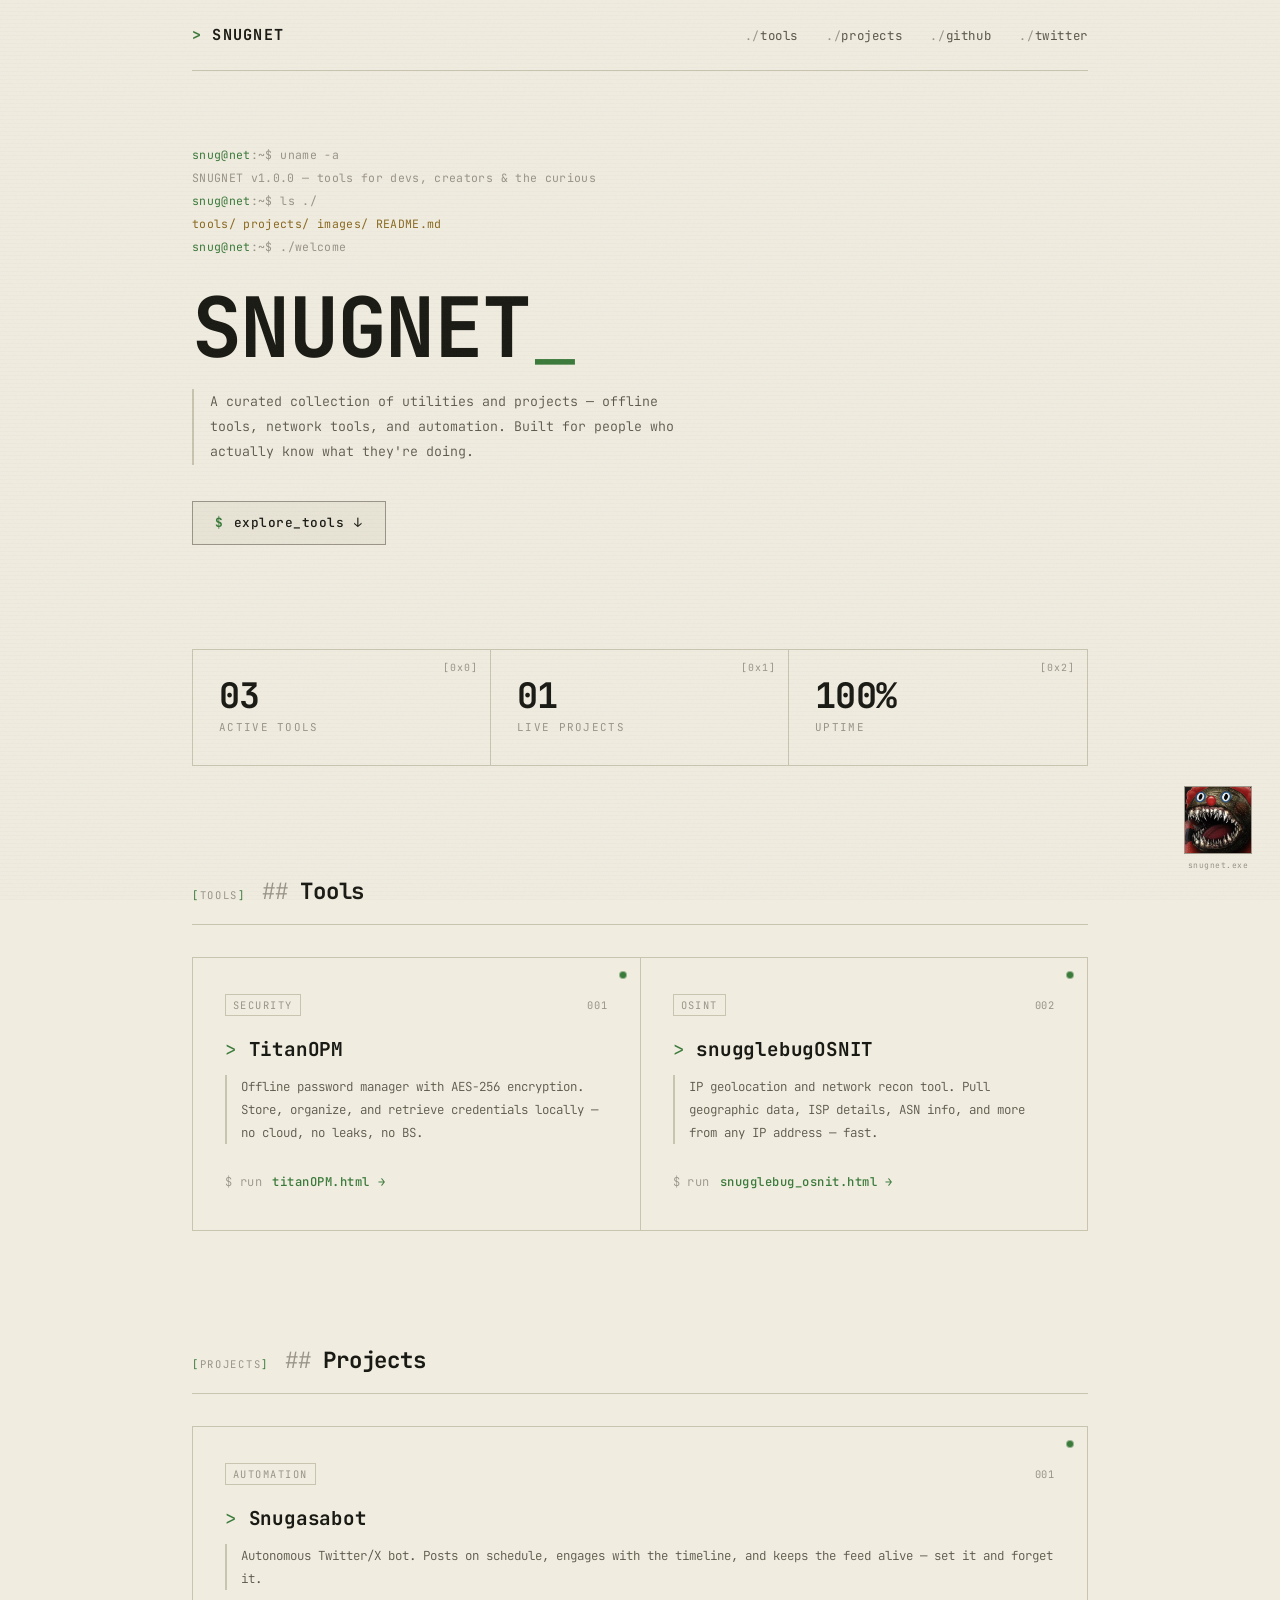
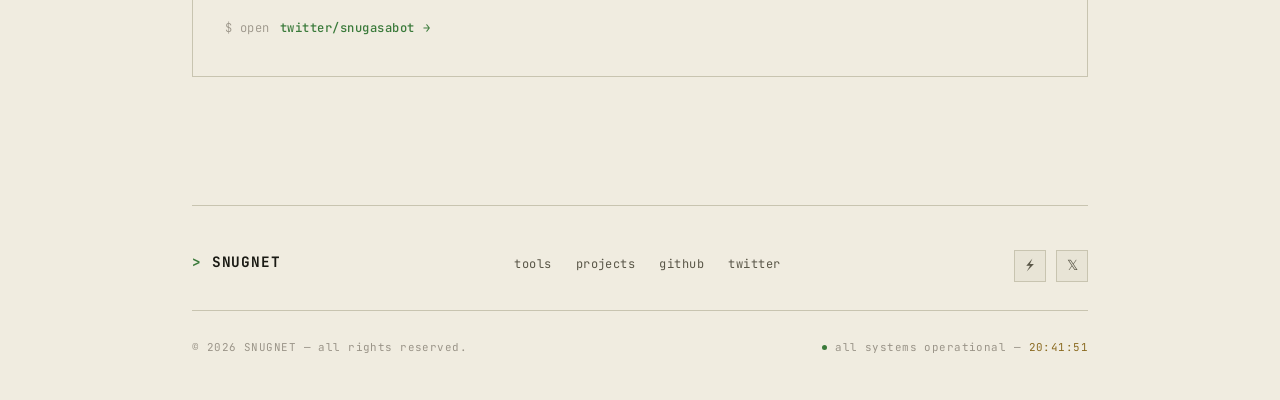
<file: index.html>
<!DOCTYPE html>
<html lang="en">
<head>
    <meta charset="UTF-8">
    <meta name="viewport" content="width=device-width, initial-scale=1.0">
    <title>SNUGNET — tools & projects</title>
    <link rel="preconnect" href="https://fonts.googleapis.com">
    <link rel="preconnect" href="https://fonts.gstatic.com" crossorigin>
    <link href="https://fonts.googleapis.com/css2?family=JetBrains+Mono:ital,wght@0,300;0,400;0,500;0,700;1,400&display=swap" rel="stylesheet">
    <style>
        * {
            margin: 0;
            padding: 0;
            box-sizing: border-box;
        }

        :root {
            --bg: #f0ece0;
            --bg-alt: #e8e4d6;
            --text: #1a1a14;
            --text-dim: #5a5748;
            --text-faint: #9a9488;
            --green: #3a7a3a;
            --amber: #8a6a20;
            --border: #c8c4b0;
            --border-strong: #9a9488;
        }

        html {
            scroll-behavior: smooth;
            scroll-padding-top: 80px;
        }

        body {
            font-family: 'JetBrains Mono', 'Courier New', monospace;
            background: var(--bg);
            color: var(--text);
            line-height: 1.6;
            overflow-x: hidden;
        }

        /* Scanlines */
        body::before {
            content: '';
            position: fixed;
            inset: 0;
            background: repeating-linear-gradient(
                to bottom,
                transparent 0px,
                transparent 3px,
                rgba(0,0,0,0.011) 3px,
                rgba(0,0,0,0.011) 4px
            );
            pointer-events: none;
            z-index: 999;
        }

        /* Grain */
        body::after {
            content: '';
            position: fixed;
            inset: 0;
            opacity: 0.035;
            background-image: url("data:image/svg+xml,%3Csvg viewBox='0 0 200 200' xmlns='http://www.w3.org/2000/svg'%3E%3Cfilter id='n'%3E%3CfeTurbulence type='fractalNoise' baseFrequency='0.9' numOctaves='4' stitchTiles='stitch'/%3E%3C/filter%3E%3Crect width='100%25' height='100%25' filter='url(%23n)'/%3E%3C/svg%3E");
            background-repeat: repeat;
            background-size: 200px 200px;
            pointer-events: none;
            z-index: 998;
        }

        ::selection { background: var(--green); color: var(--bg); }

        @keyframes blink      { 0%,100%{opacity:1} 50%{opacity:0} }
        @keyframes fadeSlide  { from{opacity:0;transform:translateY(8px)} to{opacity:1;transform:translateY(0)} }
        @keyframes pulse-ring { 0%{transform:scale(1);opacity:.5} 100%{transform:scale(2.2);opacity:0} }

        .container {
            max-width: 960px;
            margin: 0 auto;
            padding: 0 32px;
        }

        /* ─── NAV ─── */
        nav {
            position: sticky;
            top: 0;
            background: var(--bg);
            padding: 22px 0;
            border-bottom: 1px solid var(--border);
            display: flex;
            justify-content: space-between;
            align-items: center;
            animation: fadeSlide 0.4s ease both;
            z-index: 100;
        }

        .nav-logo {
            font-size: 0.95rem;
            font-weight: 700;
            color: var(--text);
            letter-spacing: 0.08em;
        }

        .nav-logo::before { content: '> '; color: var(--green); }

        .nav-links {
            display: flex;
            gap: 28px;
            list-style: none;
        }

        .nav-links a {
            color: var(--text-dim);
            text-decoration: none;
            font-size: 0.78rem;
            letter-spacing: 0.05em;
            transition: color 0.15s;
        }

        .nav-links a::before { content: './'; color: var(--text-faint); font-size: 0.72rem; }
        .nav-links a:hover   { color: var(--green); }

        /* ─── HERO ─── */
        .hero {
            padding: 72px 0 52px;
            animation: fadeSlide 0.5s 0.1s ease both;
        }

        .hero-boot {
            font-size: 0.72rem;
            color: var(--text-faint);
            margin-bottom: 28px;
            line-height: 2;
            letter-spacing: 0.03em;
        }

        .hero-boot .g { color: var(--green); }
        .hero-boot .a { color: var(--amber); }
        .hero-boot .dim { color: var(--text-faint); }

        .hero-title {
            font-size: clamp(2.6rem, 7vw, 5.2rem);
            font-weight: 700;
            letter-spacing: -0.02em;
            color: var(--text);
            line-height: 1;
            margin-bottom: 20px;
            display: inline-block;
        }

        .hero-title::after {
            content: '_';
            color: var(--green);
            animation: blink 1.1s step-end infinite;
            font-weight: 300;
        }

        .hero-desc {
            font-size: 0.83rem;
            color: var(--text-dim);
            max-width: 520px;
            line-height: 1.9;
            margin-bottom: 36px;
            font-weight: 300;
            padding-left: 16px;
            border-left: 2px solid var(--border);
        }

        .hero-cta {
            display: inline-flex;
            align-items: center;
            gap: 10px;
            padding: 11px 22px;
            border: 1px solid var(--border-strong);
            background: var(--bg-alt);
            color: var(--text);
            text-decoration: none;
            font-family: inherit;
            font-size: 0.8rem;
            font-weight: 500;
            letter-spacing: 0.04em;
            transition: all 0.15s ease;
        }

        .hero-cta::before { content: '$ '; color: var(--green); font-weight: 700; }
        .hero-cta:hover   { background: var(--text); color: var(--bg); border-color: var(--text); }
        .hero-cta:hover::before { color: var(--bg-alt); }

        /* ─── STATS ─── */
        .stats {
            display: grid;
            grid-template-columns: repeat(3, 1fr);
            border: 1px solid var(--border);
            margin: 52px 0;
            animation: fadeSlide 0.5s 0.2s ease both;
        }

        .stat {
            padding: 28px 26px;
            border-right: 1px solid var(--border);
            position: relative;
        }

        .stat:last-child { border-right: none; }

        .stat::before {
            content: attr(data-index);
            position: absolute;
            top: 10px;
            right: 12px;
            font-size: 0.62rem;
            color: var(--text-faint);
            letter-spacing: 0.1em;
        }

        .stat-number {
            font-size: 2.2rem;
            font-weight: 700;
            color: var(--text);
            letter-spacing: -0.02em;
            line-height: 1;
            margin-bottom: 6px;
        }

        .stat-label {
            font-size: 0.68rem;
            color: var(--text-faint);
            text-transform: uppercase;
            letter-spacing: 0.12em;
        }

        /* ─── SECTION ─── */
        .section { padding: 56px 0; }

        .section-header {
            display: flex;
            align-items: baseline;
            gap: 16px;
            margin-bottom: 32px;
            padding-bottom: 14px;
            border-bottom: 1px solid var(--border);
        }

        .section-label {
            font-size: 0.66rem;
            text-transform: uppercase;
            letter-spacing: 0.16em;
            color: var(--text-faint);
            white-space: nowrap;
        }

        .section-label::before { content: '['; color: var(--green); }
        .section-label::after  { content: ']'; color: var(--green); }

        .section-title {
            font-size: 1.4rem;
            font-weight: 700;
            color: var(--text);
            letter-spacing: -0.01em;
        }

        .section-title::before {
            content: '## ';
            color: var(--text-faint);
            font-weight: 300;
        }

        /* ─── CARDS ─── */
        .grid {
            display: grid;
            grid-template-columns: repeat(auto-fit, minmax(400px, 1fr));
            gap: 1px;
            background: var(--border);
            border: 1px solid var(--border);
        }

        .card {
            background: var(--bg);
            padding: 36px 32px;
            transition: background 0.15s ease;
            position: relative;
        }

        .card:hover { background: var(--bg-alt); }

        .card-top {
            display: flex;
            align-items: center;
            justify-content: space-between;
            margin-bottom: 18px;
        }

        .card-category {
            font-size: 0.65rem;
            text-transform: uppercase;
            letter-spacing: 0.14em;
            color: var(--text-faint);
            border: 1px solid var(--border);
            padding: 2px 7px;
        }

        .card-index {
            font-size: 0.65rem;
            color: var(--text-faint);
            letter-spacing: 0.08em;
        }

        .card h3 {
            font-size: 1.2rem;
            font-weight: 700;
            color: var(--text);
            letter-spacing: -0.01em;
            margin-bottom: 10px;
        }

        .card h3::before {
            content: '> ';
            color: var(--green);
            font-weight: 400;
        }

        .card p {
            font-size: 0.78rem;
            line-height: 1.85;
            color: var(--text-dim);
            margin-bottom: 24px;
            font-weight: 300;
            padding-left: 14px;
            border-left: 2px solid var(--border);
        }

        .card-link {
            display: inline-flex;
            align-items: center;
            gap: 8px;
            color: var(--green);
            text-decoration: none;
            font-size: 0.76rem;
            font-weight: 500;
            letter-spacing: 0.04em;
            transition: gap 0.15s ease, color 0.15s;
        }

        .card-link::before {
            content: '$ run';
            color: var(--text-faint);
            font-weight: 300;
            margin-right: 2px;
        }

        #snugasabot-card .card-link::before { content: '$ open'; }

        .card-link:hover { color: var(--text); gap: 14px; }

        /* Pulsing status dot */
        .card-status {
            position: absolute;
            top: 14px;
            right: 14px;
            width: 6px;
            height: 6px;
            border-radius: 50%;
            background: var(--green);
        }

        .card-status::after {
            content: '';
            position: absolute;
            inset: -1px;
            border-radius: 50%;
            background: var(--green);
            opacity: 0.5;
            animation: pulse-ring 2s ease-out infinite;
        }

        /* ─── FOOTER ─── */
        footer {
            border-top: 1px solid var(--border);
            padding: 44px 0;
            margin-top: 72px;
        }

        .footer-top {
            display: flex;
            justify-content: space-between;
            align-items: flex-start;
            flex-wrap: wrap;
            gap: 24px;
            margin-bottom: 28px;
            padding-bottom: 28px;
            border-bottom: 1px solid var(--border);
        }

        .footer-logo {
            font-size: 0.9rem;
            font-weight: 700;
            letter-spacing: 0.06em;
            color: var(--text);
        }

        .footer-logo::before { content: '> '; color: var(--green); }

        .footer-links {
            display: flex;
            gap: 24px;
            list-style: none;
        }

        .footer-links a {
            color: var(--text-dim);
            text-decoration: none;
            font-size: 0.75rem;
            letter-spacing: 0.04em;
            transition: color 0.15s;
        }

        .footer-links a:hover { color: var(--green); }

        .footer-social { display: flex; gap: 10px; }

        .footer-social a {
            display: flex;
            align-items: center;
            justify-content: center;
            width: 32px;
            height: 32px;
            border: 1px solid var(--border);
            background: var(--bg-alt);
            color: var(--text-dim);
            text-decoration: none;
            font-size: 0.85rem;
            transition: all 0.15s ease;
        }

        .footer-social a:hover { background: var(--text); color: var(--bg); border-color: var(--text); }

        .footer-bottom {
            display: flex;
            justify-content: space-between;
            align-items: center;
            font-size: 0.68rem;
            color: var(--text-faint);
            letter-spacing: 0.04em;
            flex-wrap: wrap;
            gap: 8px;
        }

        .footer-status {
            display: flex;
            align-items: center;
            gap: 8px;
        }

        .status-dot {
            width: 5px;
            height: 5px;
            border-radius: 50%;
            background: var(--green);
        }

        #live-clock { color: var(--amber); }

        /* ─── MASCOT ─── */
        .mascot-wrapper {
            position: fixed;
            bottom: 28px;
            right: 28px;
            z-index: 100;
        }

        .mascot {
            width: 68px;
            height: 68px;
            border-radius: 0;
            border: 1px solid var(--border-strong);
            display: block;
            transition: all 0.2s ease;
            filter: grayscale(25%) sepia(10%);
        }

        .mascot:hover {
            filter: grayscale(0%);
            outline: 2px solid var(--border-strong);
            outline-offset: 2px;
            transform: translate(-2px, -2px);
        }

        .mascot-label {
            display: block;
            text-align: center;
            margin-top: 5px;
            font-size: 0.5rem;
            color: var(--text-faint);
            letter-spacing: 0.06em;
        }

        /* ─── SCROLLBAR ─── */
        ::-webkit-scrollbar { width: 5px; }
        ::-webkit-scrollbar-track { background: var(--bg); }
        ::-webkit-scrollbar-thumb { background: var(--border-strong); }
        ::-webkit-scrollbar-thumb:hover { background: var(--text-faint); }

        /* ─── RESPONSIVE ─── */
        @media (max-width: 768px) {
            .container { padding: 0 18px; }
            .nav-links  { display: none; }
            .stats      { grid-template-columns: 1fr; }
            .stat       { border-right: none; border-bottom: 1px solid var(--border); }
            .stat:last-child { border-bottom: none; }
            .grid       { grid-template-columns: 1fr; }
            .hero-title { font-size: 2.4rem; }
            .section-header { flex-direction: column; gap: 6px; }
            .footer-top { flex-direction: column; }
            .footer-bottom { flex-direction: column; text-align: center; }
            .mascot-wrapper { bottom: 14px; right: 14px; }
            .mascot { width: 50px; height: 50px; }
        }

        /* ─── REVEAL ─── */
        .reveal {
            opacity: 0;
            transform: translateY(10px);
            transition: opacity 0.45s ease, transform 0.45s ease;
        }

        .reveal.visible {
            opacity: 1;
            transform: translateY(0);
        }
    </style>
</head>
<body>

    <div class="container">

        <!-- NAV -->
        <nav>
            <div class="nav-logo">SNUGNET</div>
            <ul class="nav-links">
                <li><a href="#tools">tools</a></li>
                <li><a href="#projects">projects</a></li>
                <li><a href="https://github.com/orcatane" target="_blank">github</a></li>
                <li><a href="https://twitter.com/snugnet" target="_blank">twitter</a></li>
            </ul>
        </nav>

        <!-- HERO -->
        <section class="hero">
            <div class="hero-boot">
                <div><span class="g">snug@net</span><span class="dim">:~$</span> uname -a</div>
                <div class="dim">SNUGNET v1.0.0 — tools for devs, creators &amp; the curious</div>
                <div><span class="g">snug@net</span><span class="dim">:~$</span> ls ./</div>
                <div class="a">tools/  projects/  images/  README.md</div>
                <div><span class="g">snug@net</span><span class="dim">:~$</span> ./welcome</div>
            </div>
            <h1 class="hero-title">SNUGNET</h1>
            <p class="hero-desc">A curated collection of utilities and projects — offline tools, network tools, and automation. Built for people who actually know what they're doing.</p>
            <a href="#tools" class="hero-cta">
                explore_tools
                <span>↓</span>
            </a>
        </section>

        <!-- STATS -->
        <div class="stats reveal">
            <div class="stat" data-index="[0x0]">
                <div class="stat-number">03</div>
                <div class="stat-label">Active Tools</div>
            </div>
            <div class="stat" data-index="[0x1]">
                <div class="stat-number">01</div>
                <div class="stat-label">Live Projects</div>
            </div>
            <div class="stat" data-index="[0x2]">
                <div class="stat-number">100%</div>
                <div class="stat-label">Uptime</div>
            </div>
        </div>

        <!-- TOOLS -->
        <section id="tools" class="section reveal">
            <div class="section-header">
                <span class="section-label">tools</span>
                <h2 class="section-title">Tools</h2>
            </div>
            <div class="grid">
                <div class="card">
                    <div class="card-status"></div>
                    <div class="card-top">
                        <span class="card-category">Security</span>
                        <span class="card-index">001</span>
                    </div>
                    <h3>TitanOPM</h3>
                    <p>Offline password manager with AES-256 encryption. Store, organize, and retrieve credentials locally — no cloud, no leaks, no BS.</p>
                    <a href="tools/TitanOPM/titanOPM.html" class="card-link">
                        titanOPM.html <span>→</span>
                    </a>
                </div>
                <div class="card">
                    <div class="card-status"></div>
                    <div class="card-top">
                        <span class="card-category">OSINT</span>
                        <span class="card-index">002</span>
                    </div>
                    <h3>snugglebugOSNIT</h3>
                    <p>IP geolocation and network recon tool. Pull geographic data, ISP details, ASN info, and more from any IP address — fast.</p>
                    <a href="tools/snugglebug_osnit.html" class="card-link">
                        snugglebug_osnit.html <span>→</span>
                    </a>
                </div>
                
        </section>

        <!-- PROJECTS -->
        <section id="projects" class="section reveal">
            <div class="section-header">
                <span class="section-label">projects</span>
                <h2 class="section-title">Projects</h2>
            </div>
            <div class="grid">
                <div class="card" id="snugasabot-card">
                    <div class="card-status"></div>
                    <div class="card-top">
                        <span class="card-category">Automation</span>
                        <span class="card-index">001</span>
                    </div>
                    <h3>Snugasabot</h3>
                    <p>Autonomous Twitter/X bot. Posts on schedule, engages with the timeline, and keeps the feed alive — set it and forget it.</p>
                    <a href="https://twitter.com/snugasabot" target="_blank" class="card-link">
                        twitter/snugasabot <span>→</span>
                    </a>
                </div>
            </div>
        </section>

        <!-- FOOTER -->
        <footer>
            <div class="footer-top">
                <div class="footer-logo">SNUGNET</div>
                <ul class="footer-links">
                    <li><a href="#tools">tools</a></li>
                    <li><a href="#projects">projects</a></li>
                    <li><a href="https://github.com/orcatane" target="_blank">github</a></li>
                    <li><a href="https://twitter.com/snugnet" target="_blank">twitter</a></li>
                </ul>
                <div class="footer-social">
                    <a href="https://github.com/orcatane" target="_blank" aria-label="GitHub">⚡</a>
                    <a href="https://twitter.com/snugnet" target="_blank" aria-label="Twitter">𝕏</a>
                </div>
            </div>
            <div class="footer-bottom">
                <span>© 2026 SNUGNET — all rights reserved.</span>
                <div class="footer-status">
                    <div class="status-dot"></div>
                    <span>all systems operational &mdash; <span id="live-clock"></span></span>
                </div>
            </div>
        </footer>

    </div>

    <!-- MASCOT -->
    <div class="mascot-wrapper">
        <a href="https://twitter.com/snugnet" target="_blank">
            <img src="images/mascot.jpg" alt="Mascot" class="mascot">
        </a>
        <span class="mascot-label">snugnet.exe</span>
    </div>

    <script>
        // Live clock
        function updateClock() {
            const now = new Date();
            const t = now.toLocaleTimeString('en-US', { hour12: false });
            document.getElementById('live-clock').textContent = t;
        }
        updateClock();
        setInterval(updateClock, 1000);

        // Smooth scroll
        document.querySelectorAll('a[href^="#"]').forEach(anchor => {
            anchor.addEventListener('click', function (e) {
                e.preventDefault();
                const target = document.querySelector(this.getAttribute('href'));
                if (target) target.scrollIntoView({ behavior: 'smooth', block: 'start' });
            });
        });

        // Scroll reveal with stagger
        const observer = new IntersectionObserver((entries) => {
            entries.forEach(entry => {
                if (entry.isIntersecting) {
                    entry.target.classList.add('visible');
                    observer.unobserve(entry.target);
                }
            });
        }, { threshold: 0.06, rootMargin: '0px 0px -50px 0px' });

        document.querySelectorAll('.reveal').forEach(el => observer.observe(el));

        document.querySelectorAll('.card').forEach((card, i) => {
            card.style.transitionDelay = `${i * 0.06}s`;
            card.classList.add('reveal');
            observer.observe(card);
        });
    </script>
</body>
</html>
</file>
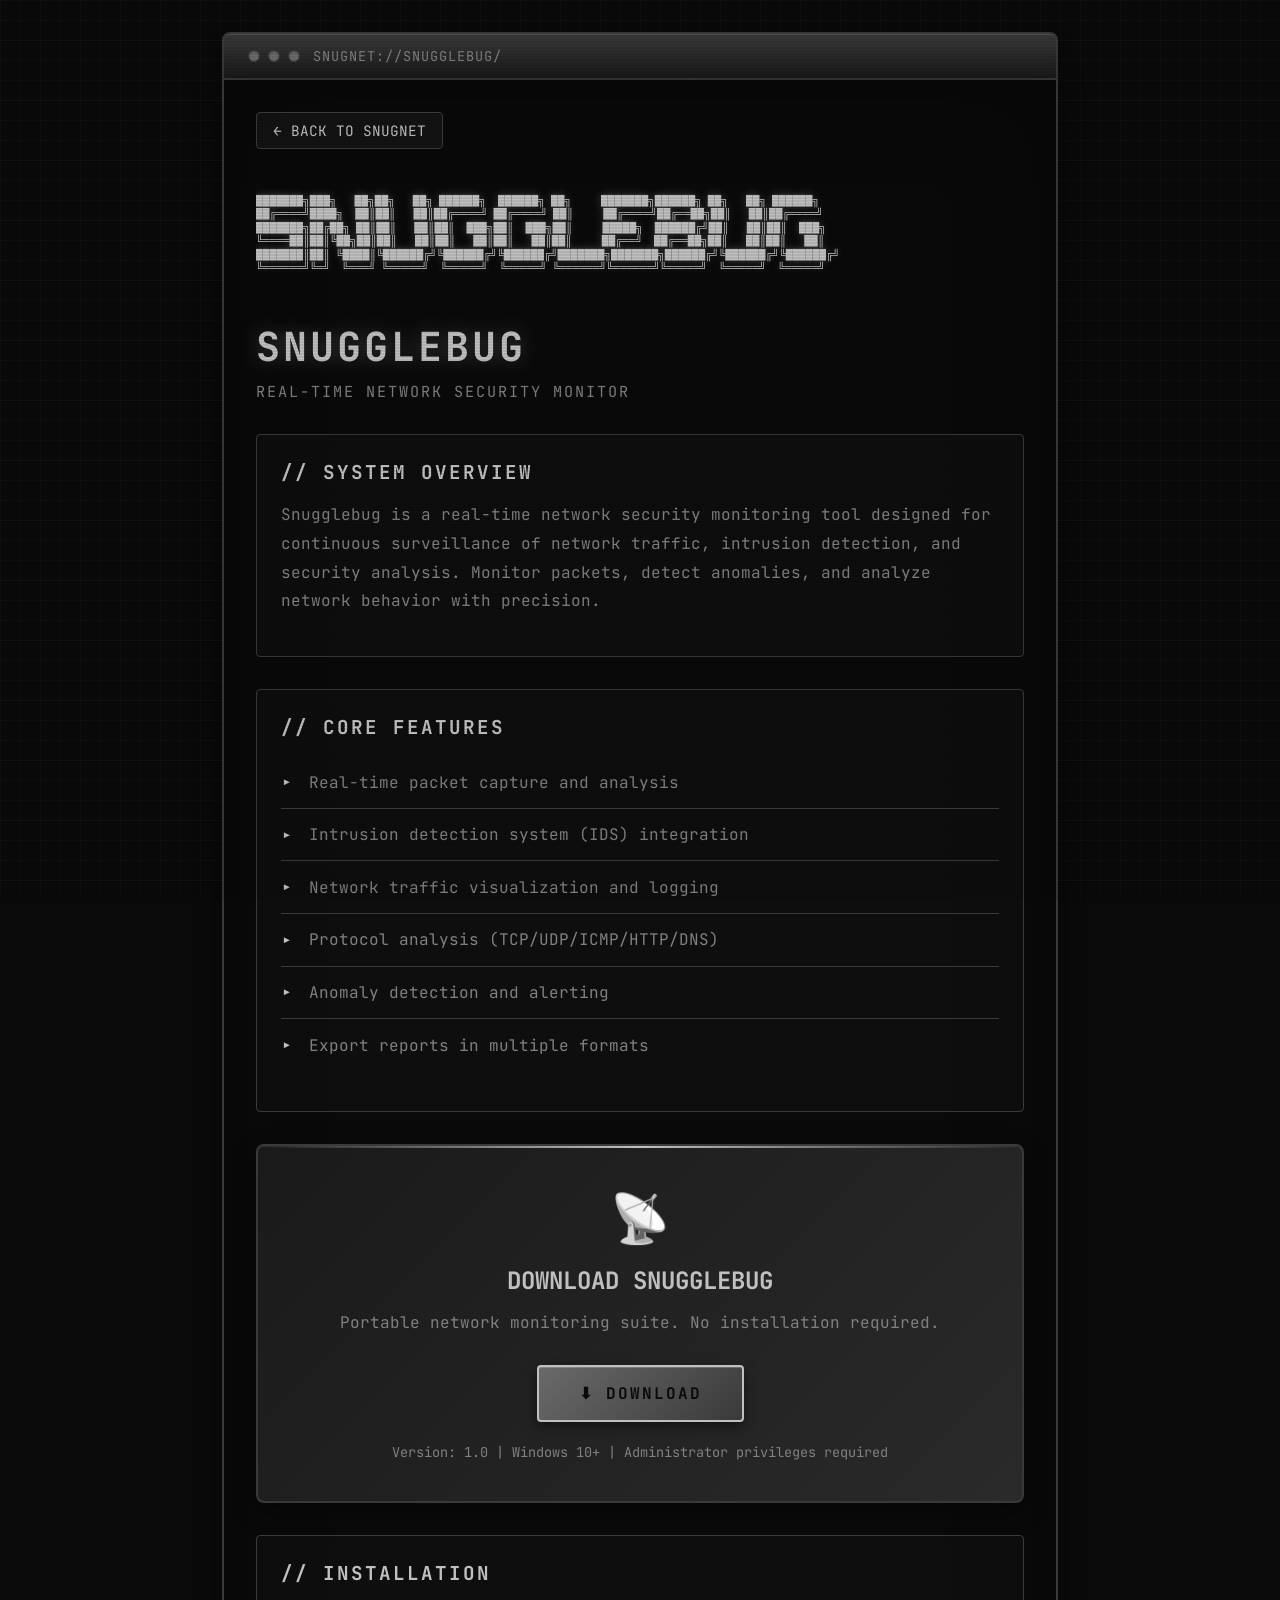
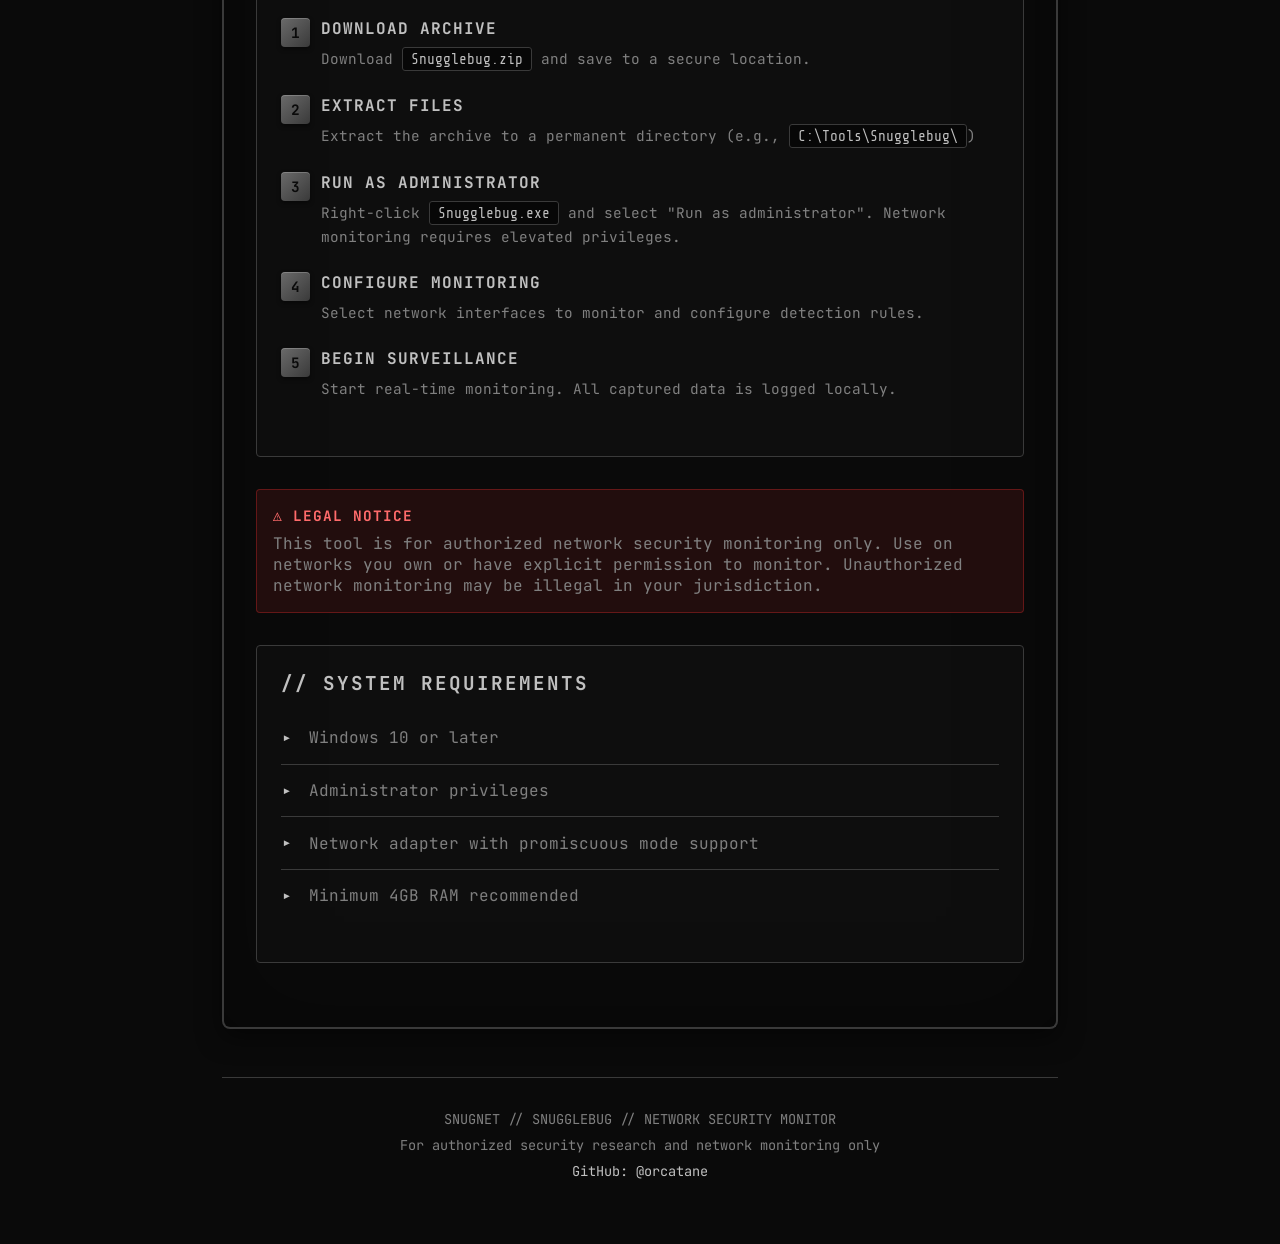
<file: tools/Snugglebug/snugglebug.html>
<!DOCTYPE html>
<html lang="en">
<head>
    <meta charset="UTF-8">
    <meta name="viewport" content="width=device-width, initial-scale=1.0">
    <title>Snugglebug - Network Security Monitor | SNUGNET</title>
    <link rel="preconnect" href="https://fonts.googleapis.com">
    <link rel="preconnect" href="https://fonts.gstatic.com" crossorigin>
    <link href="https://fonts.googleapis.com/css2?family=JetBrains+Mono:wght@400;500;700&family=Share+Tech+Mono&display=swap" rel="stylesheet">
    <style>
        * {
            margin: 0;
            padding: 0;
            box-sizing: border-box;
        }

        :root {
            --bg-terminal: #0a0a0a;
            --bg-chrome: #1a1a1a;
            --chrome-light: #2a2a2a;
            --chrome-border: #3a3a3a;
            --chrome-shine: #6a6a6a;
            --text-primary: #e0e0e0;
            --text-dim: #808080;
            --accent-chrome: #c0c0c0;
            --accent-glow: rgba(192, 192, 192, 0.3);
        }

        body {
            font-family: 'JetBrains Mono', 'Share Tech Mono', monospace;
            background: var(--bg-terminal);
            color: var(--text-primary);
            min-height: 100vh;
            overflow-x: hidden;
            position: relative;
        }

        /* Scanline effect */
        body::before {
            content: '';
            position: fixed;
            top: 0;
            left: 0;
            width: 100%;
            height: 100%;
            background: repeating-linear-gradient(
                0deg,
                rgba(0, 0, 0, 0.15) 0px,
                transparent 1px,
                transparent 2px,
                rgba(0, 0, 0, 0.15) 3px
            );
            pointer-events: none;
            z-index: 999;
            animation: scanline 8s linear infinite;
        }

        @keyframes scanline {
            0% { transform: translateY(0); }
            100% { transform: translateY(10px); }
        }

        /* Chrome grid background */
        body::after {
            content: '';
            position: fixed;
            top: 0;
            left: 0;
            width: 100%;
            height: 100%;
            background-image: 
                linear-gradient(rgba(192, 192, 192, 0.03) 1px, transparent 1px),
                linear-gradient(90deg, rgba(192, 192, 192, 0.03) 1px, transparent 1px);
            background-size: 20px 20px;
            pointer-events: none;
            z-index: 0;
        }

        .container {
            max-width: 900px;
            margin: 0 auto;
            padding: 2rem;
            position: relative;
            z-index: 1;
        }

        /* Terminal header */
        .terminal-header {
            background: linear-gradient(180deg, var(--chrome-border) 0%, var(--bg-chrome) 100%);
            border: 2px solid var(--chrome-border);
            border-radius: 8px 8px 0 0;
            padding: 0.8rem 1.5rem;
            display: flex;
            align-items: center;
            gap: 0.8rem;
            box-shadow: 
                inset 0 1px 0 rgba(255, 255, 255, 0.1),
                0 4px 12px rgba(0, 0, 0, 0.5);
        }

        .terminal-buttons {
            display: flex;
            gap: 0.5rem;
        }

        .terminal-btn {
            width: 12px;
            height: 12px;
            border-radius: 50%;
            background: var(--chrome-shine);
            border: 1px solid var(--chrome-border);
            box-shadow: inset 0 1px 2px rgba(0, 0, 0, 0.3);
        }

        .terminal-title {
            font-size: 0.85rem;
            color: var(--text-dim);
            letter-spacing: 1px;
            text-transform: uppercase;
        }

        /* Main terminal */
        .terminal {
            background: var(--bg-terminal);
            border: 2px solid var(--chrome-border);
            border-top: none;
            border-radius: 0 0 8px 8px;
            padding: 2rem;
            box-shadow: 
                0 8px 24px rgba(0, 0, 0, 0.5),
                inset 0 0 100px rgba(0, 0, 0, 0.3);
            margin-bottom: 2rem;
        }

        .back-link {
            display: inline-block;
            color: var(--accent-chrome);
            text-decoration: none;
            font-size: 0.9rem;
            margin-bottom: 2rem;
            padding: 0.5rem 1rem;
            border: 1px solid var(--chrome-border);
            border-radius: 4px;
            background: rgba(192, 192, 192, 0.05);
            transition: all 0.3s ease;
        }

        .back-link:hover {
            background: rgba(192, 192, 192, 0.1);
            border-color: var(--accent-chrome);
            box-shadow: 0 0 10px var(--accent-glow);
        }

        /* ASCII art logo */
        .ascii-logo {
            font-family: 'Share Tech Mono', monospace;
            font-size: 0.7rem;
            line-height: 1.2;
            color: var(--accent-chrome);
            white-space: pre;
            margin-bottom: 2rem;
            text-shadow: 0 0 10px var(--accent-glow);
            overflow-x: auto;
        }

        h1 {
            font-size: 2.5rem;
            font-weight: 700;
            color: var(--accent-chrome);
            margin-bottom: 0.5rem;
            letter-spacing: 3px;
            text-transform: uppercase;
            text-shadow: 0 0 20px var(--accent-glow);
        }

        .subtitle {
            color: var(--text-dim);
            font-size: 0.95rem;
            margin-bottom: 2rem;
            letter-spacing: 2px;
            text-transform: uppercase;
        }

        .prompt {
            color: var(--accent-chrome);
            margin-right: 0.5rem;
        }

        .command {
            color: var(--text-primary);
        }

        /* Info section */
        .info-section {
            margin: 2rem 0;
            padding: 1.5rem;
            background: rgba(192, 192, 192, 0.02);
            border: 1px solid var(--chrome-border);
            border-radius: 4px;
        }

        .info-section h2 {
            font-size: 1.2rem;
            color: var(--accent-chrome);
            margin-bottom: 1rem;
            letter-spacing: 2px;
            text-transform: uppercase;
        }

        .info-section p {
            color: var(--text-dim);
            line-height: 1.8;
            margin-bottom: 1rem;
        }

        /* Features list */
        .features {
            list-style: none;
            margin: 1rem 0;
        }

        .features li {
            padding: 0.8rem 0;
            border-bottom: 1px solid var(--chrome-border);
            color: var(--text-dim);
            display: flex;
            align-items: center;
            gap: 1rem;
        }

        .features li:last-child {
            border-bottom: none;
        }

        .feature-icon {
            color: var(--accent-chrome);
            font-size: 1.2rem;
        }

        /* Download box */
        .download-box {
            background: linear-gradient(135deg, var(--bg-chrome), var(--chrome-light));
            border: 2px solid var(--chrome-border);
            border-radius: 8px;
            padding: 2.5rem;
            text-align: center;
            margin: 2rem 0;
            box-shadow: 
                inset 0 1px 0 rgba(255, 255, 255, 0.05),
                0 8px 24px rgba(0, 0, 0, 0.4);
            position: relative;
            overflow: hidden;
        }

        .download-box::before {
            content: '';
            position: absolute;
            top: 0;
            left: 0;
            right: 0;
            height: 2px;
            background: linear-gradient(90deg, transparent, var(--accent-chrome), transparent);
            animation: shimmer 3s ease-in-out infinite;
        }

        @keyframes shimmer {
            0%, 100% { opacity: 0.3; }
            50% { opacity: 1; }
        }

        .download-icon {
            font-size: 3rem;
            margin-bottom: 1rem;
            filter: grayscale(100%) contrast(1.2);
        }

        .download-btn {
            display: inline-block;
            background: linear-gradient(135deg, var(--chrome-shine), var(--chrome-border));
            color: var(--bg-terminal);
            padding: 1rem 2.5rem;
            font-family: 'JetBrains Mono', monospace;
            font-size: 1rem;
            font-weight: 700;
            text-decoration: none;
            border-radius: 4px;
            text-transform: uppercase;
            letter-spacing: 2px;
            transition: all 0.3s ease;
            border: 2px solid var(--accent-chrome);
            box-shadow: 
                inset 0 1px 0 rgba(255, 255, 255, 0.2),
                0 4px 12px rgba(0, 0, 0, 0.5);
            position: relative;
            overflow: hidden;
            margin-top: 1rem;
        }

        .download-btn::before {
            content: '';
            position: absolute;
            top: 0;
            left: -100%;
            width: 100%;
            height: 100%;
            background: linear-gradient(90deg, transparent, rgba(255, 255, 255, 0.3), transparent);
            transition: left 0.5s ease;
        }

        .download-btn:hover::before {
            left: 100%;
        }

        .download-btn:hover {
            transform: translateY(-2px);
            box-shadow: 
                inset 0 1px 0 rgba(255, 255, 255, 0.3),
                0 6px 20px rgba(0, 0, 0, 0.6),
                0 0 20px var(--accent-glow);
        }

        /* Steps */
        .steps {
            margin: 2rem 0;
        }

        .step {
            margin-bottom: 1.5rem;
            padding-left: 2.5rem;
            position: relative;
        }

        .step-number {
            position: absolute;
            left: 0;
            top: 0;
            width: 1.8rem;
            height: 1.8rem;
            background: linear-gradient(135deg, var(--chrome-shine), var(--chrome-border));
            color: var(--bg-terminal);
            border-radius: 4px;
            display: flex;
            align-items: center;
            justify-content: center;
            font-weight: 700;
            font-size: 0.9rem;
            box-shadow: 
                inset 0 1px 0 rgba(255, 255, 255, 0.2),
                0 2px 4px rgba(0, 0, 0, 0.5);
        }

        .step h3 {
            color: var(--accent-chrome);
            font-size: 1rem;
            margin-bottom: 0.5rem;
            text-transform: uppercase;
            letter-spacing: 1px;
        }

        .step p {
            color: var(--text-dim);
            line-height: 1.6;
            font-size: 0.9rem;
        }

        code {
            background: rgba(0, 0, 0, 0.5);
            padding: 0.2rem 0.5rem;
            border-radius: 3px;
            color: var(--accent-chrome);
            font-family: 'Share Tech Mono', monospace;
            border: 1px solid var(--chrome-border);
        }

        /* Warning box */
        .warning {
            background: rgba(255, 50, 50, 0.1);
            border: 1px solid rgba(255, 50, 50, 0.3);
            border-radius: 4px;
            padding: 1rem;
            margin: 2rem 0;
            color: var(--text-dim);
        }

        .warning-title {
            color: #ff6b6b;
            font-weight: 700;
            margin-bottom: 0.5rem;
            text-transform: uppercase;
            letter-spacing: 1px;
            font-size: 0.9rem;
        }

        /* Footer */
        footer {
            text-align: center;
            padding: 2rem;
            color: var(--text-dim);
            font-size: 0.85rem;
            border-top: 1px solid var(--chrome-border);
            margin-top: 3rem;
        }

        /* Blinking cursor */
        .cursor {
            display: inline-block;
            width: 10px;
            height: 18px;
            background: var(--accent-chrome);
            animation: blink 1s step-end infinite;
            margin-left: 2px;
        }

        @keyframes blink {
            0%, 50% { opacity: 1; }
            51%, 100% { opacity: 0; }
        }

        /* Responsive */
        @media (max-width: 768px) {
            .container {
                padding: 1rem;
            }

            .terminal {
                padding: 1.5rem;
            }

            h1 {
                font-size: 1.8rem;
            }

            .ascii-logo {
                font-size: 0.5rem;
            }

            .download-box {
                padding: 1.5rem;
            }
        }
    </style>
</head>
<body>
    <div class="container">
        <div class="terminal-header">
            <div class="terminal-buttons">
                <div class="terminal-btn"></div>
                <div class="terminal-btn"></div>
                <div class="terminal-btn"></div>
            </div>
            <div class="terminal-title">snugnet://snugglebug/</div>
        </div>

        <div class="terminal">
            <a href="../../index.html" class="back-link">← BACK TO SNUGNET</a>

            <div class="ascii-logo">
███████╗███╗   ██╗██╗   ██╗ ██████╗  ██████╗ ██╗     ███████╗██████╗ ██╗   ██╗ ██████╗ 
██╔════╝████╗  ██║██║   ██║██╔════╝ ██╔════╝ ██║     ██╔════╝██╔══██╗██║   ██║██╔════╝ 
███████╗██╔██╗ ██║██║   ██║██║  ███╗██║  ███╗██║     █████╗  ██████╔╝██║   ██║██║  ███╗
╚════██║██║╚██╗██║██║   ██║██║   ██║██║   ██║██║     ██╔══╝  ██╔══██╗██║   ██║██║   ██║
███████║██║ ╚████║╚██████╔╝╚██████╔╝╚██████╔╝███████╗███████╗██████╔╝╚██████╔╝╚██████╔╝
╚══════╝╚═╝  ╚═══╝ ╚═════╝  ╚═════╝  ╚═════╝ ╚══════╝╚══════╝╚═════╝  ╚═════╝  ╚═════╝ 
            </div>

            <h1>SNUGGLEBUG</h1>
            <p class="subtitle">Real-Time Network Security Monitor</p>

            <div class="info-section">
                <h2>// SYSTEM OVERVIEW</h2>
                <p>
                    Snugglebug is a real-time network security monitoring tool designed for continuous surveillance 
                    of network traffic, intrusion detection, and security analysis. Monitor packets, detect anomalies, 
                    and analyze network behavior with precision.
                </p>
            </div>

            <div class="info-section">
                <h2>// CORE FEATURES</h2>
                <ul class="features">
                    <li>
                        <span class="feature-icon">▸</span>
                        <span>Real-time packet capture and analysis</span>
                    </li>
                    <li>
                        <span class="feature-icon">▸</span>
                        <span>Intrusion detection system (IDS) integration</span>
                    </li>
                    <li>
                        <span class="feature-icon">▸</span>
                        <span>Network traffic visualization and logging</span>
                    </li>
                    <li>
                        <span class="feature-icon">▸</span>
                        <span>Protocol analysis (TCP/UDP/ICMP/HTTP/DNS)</span>
                    </li>
                    <li>
                        <span class="feature-icon">▸</span>
                        <span>Anomaly detection and alerting</span>
                    </li>
                    <li>
                        <span class="feature-icon">▸</span>
                        <span>Export reports in multiple formats</span>
                    </li>
                </ul>
            </div>

            <div class="download-box">
                <div class="download-icon">📡</div>
                <h2 style="color: var(--accent-chrome); margin-bottom: 1rem;">DOWNLOAD SNUGGLEBUG</h2>
                <p style="color: var(--text-dim); margin-bottom: 1rem;">
                    Portable network monitoring suite. No installation required.
                </p>
                <a href="https://github.com/orcatane/snugnet/releases/download/v1.2/Snugglebug.zip" class="download-btn">⬇ DOWNLOAD</a>
                <p style="margin-top: 1rem; font-size: 0.85rem; color: var(--text-dim);">
                    Version: 1.0 | Windows 10+ | Administrator privileges required
                </p>
            </div>

            <div class="info-section">
                <h2>// INSTALLATION</h2>
                <div class="steps">
                    <div class="step">
                        <div class="step-number">1</div>
                        <h3>Download Archive</h3>
                        <p>Download <code>Snugglebug.zip</code> and save to a secure location.</p>
                    </div>

                    <div class="step">
                        <div class="step-number">2</div>
                        <h3>Extract Files</h3>
                        <p>Extract the archive to a permanent directory (e.g., <code>C:\Tools\Snugglebug\</code>)</p>
                    </div>

                    <div class="step">
                        <div class="step-number">3</div>
                        <h3>Run as Administrator</h3>
                        <p>Right-click <code>Snugglebug.exe</code> and select "Run as administrator". Network monitoring requires elevated privileges.</p>
                    </div>

                    <div class="step">
                        <div class="step-number">4</div>
                        <h3>Configure Monitoring</h3>
                        <p>Select network interfaces to monitor and configure detection rules.</p>
                    </div>

                    <div class="step">
                        <div class="step-number">5</div>
                        <h3>Begin Surveillance</h3>
                        <p>Start real-time monitoring. All captured data is logged locally.</p>
                    </div>
                </div>
            </div>

            <div class="warning">
                <div class="warning-title">⚠ LEGAL NOTICE</div>
                <p>
                    This tool is for authorized network security monitoring only. 
                    Use on networks you own or have explicit permission to monitor. 
                    Unauthorized network monitoring may be illegal in your jurisdiction.
                </p>
            </div>

            <div class="info-section">
                <h2>// SYSTEM REQUIREMENTS</h2>
                <ul class="features">
                    <li>
                        <span class="feature-icon">▸</span>
                        <span>Windows 10 or later</span>
                    </li>
                    <li>
                        <span class="feature-icon">▸</span>
                        <span>Administrator privileges</span>
                    </li>
                    <li>
                        <span class="feature-icon">▸</span>
                        <span>Network adapter with promiscuous mode support</span>
                    </li>
                    <li>
                        <span class="feature-icon">▸</span>
                        <span>Minimum 4GB RAM recommended</span>
                    </li>
                </ul>
            </div>
        </div>

        <footer>
            <p>SNUGNET // SNUGGLEBUG // NETWORK SECURITY MONITOR</p>
            <p style="margin-top: 0.5rem;">For authorized security research and network monitoring only</p>
            <p style="margin-top: 0.5rem;">
                <a href="https://github.com/orcatane" target="_blank" style="color: var(--accent-chrome); text-decoration: none;">
                    GitHub: @orcatane
                </a>
            </p>
        </footer>
    </div>
</body>
</html>
</file>
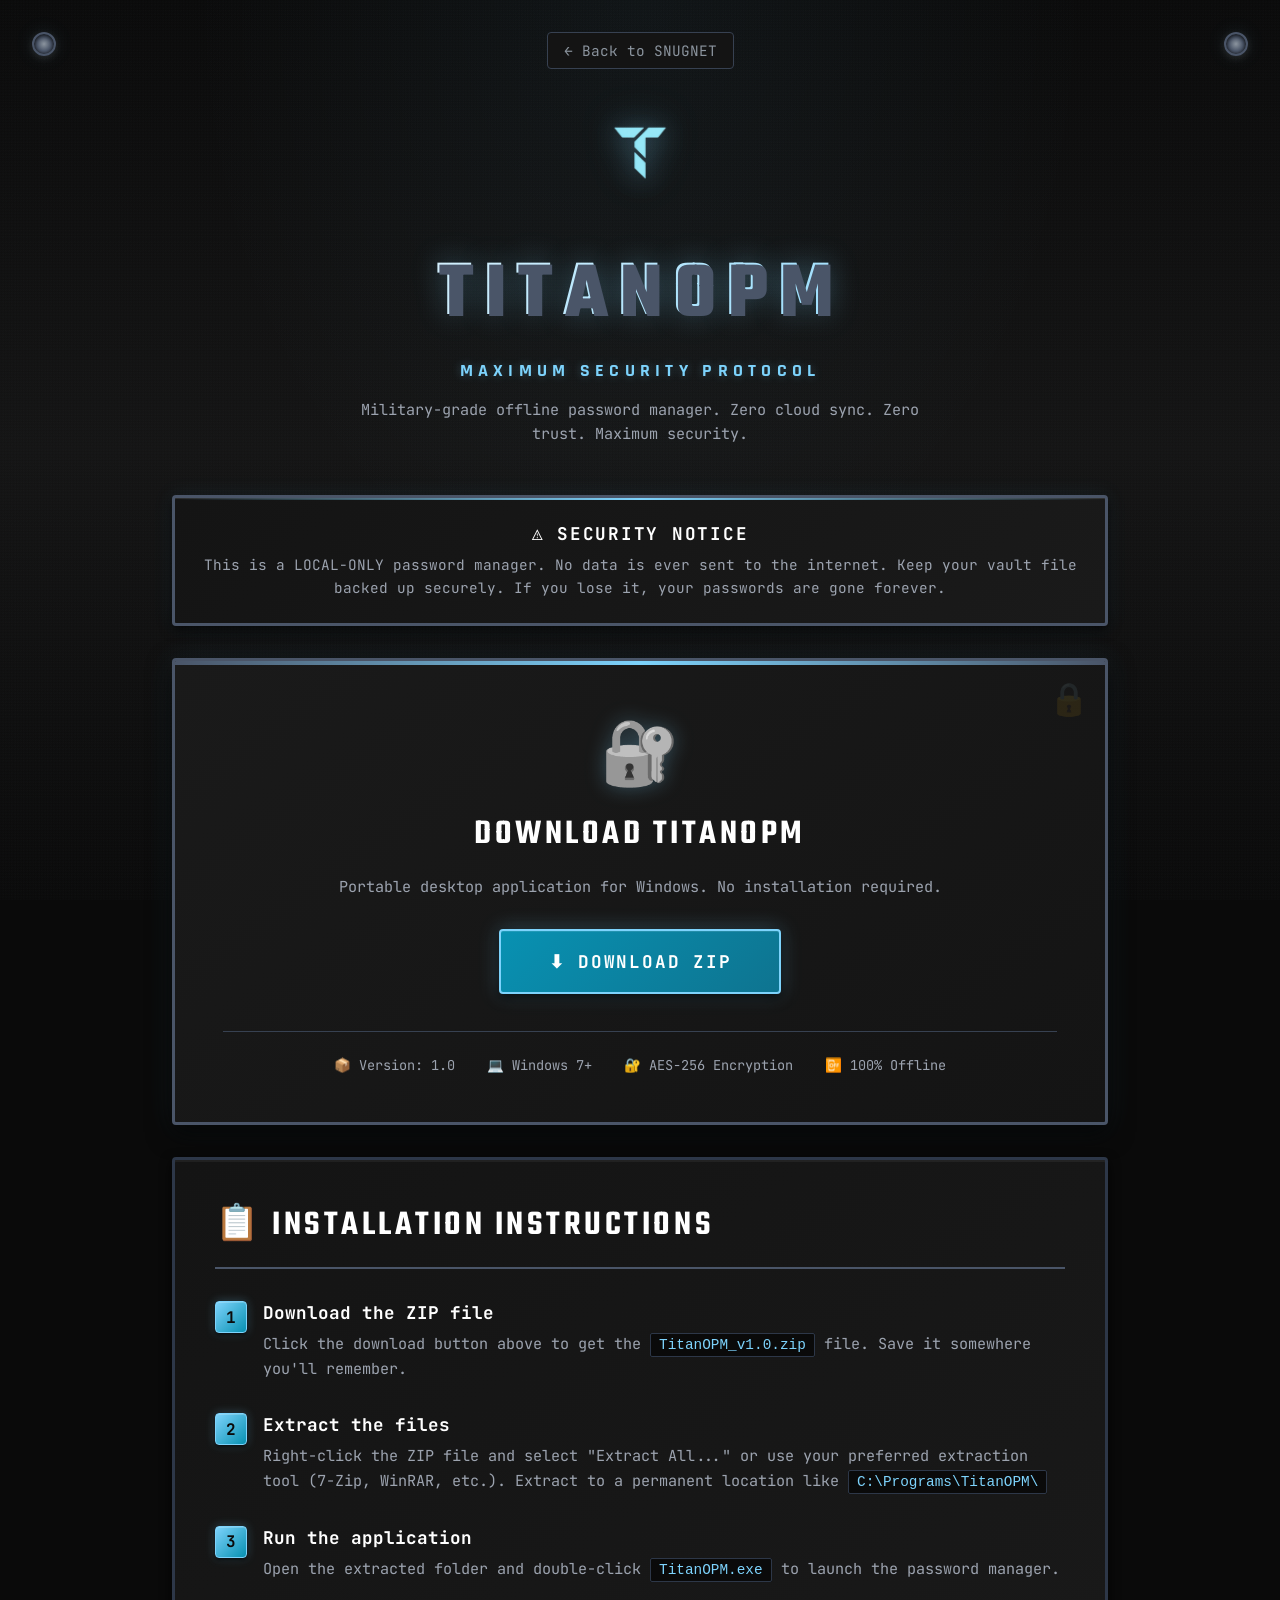
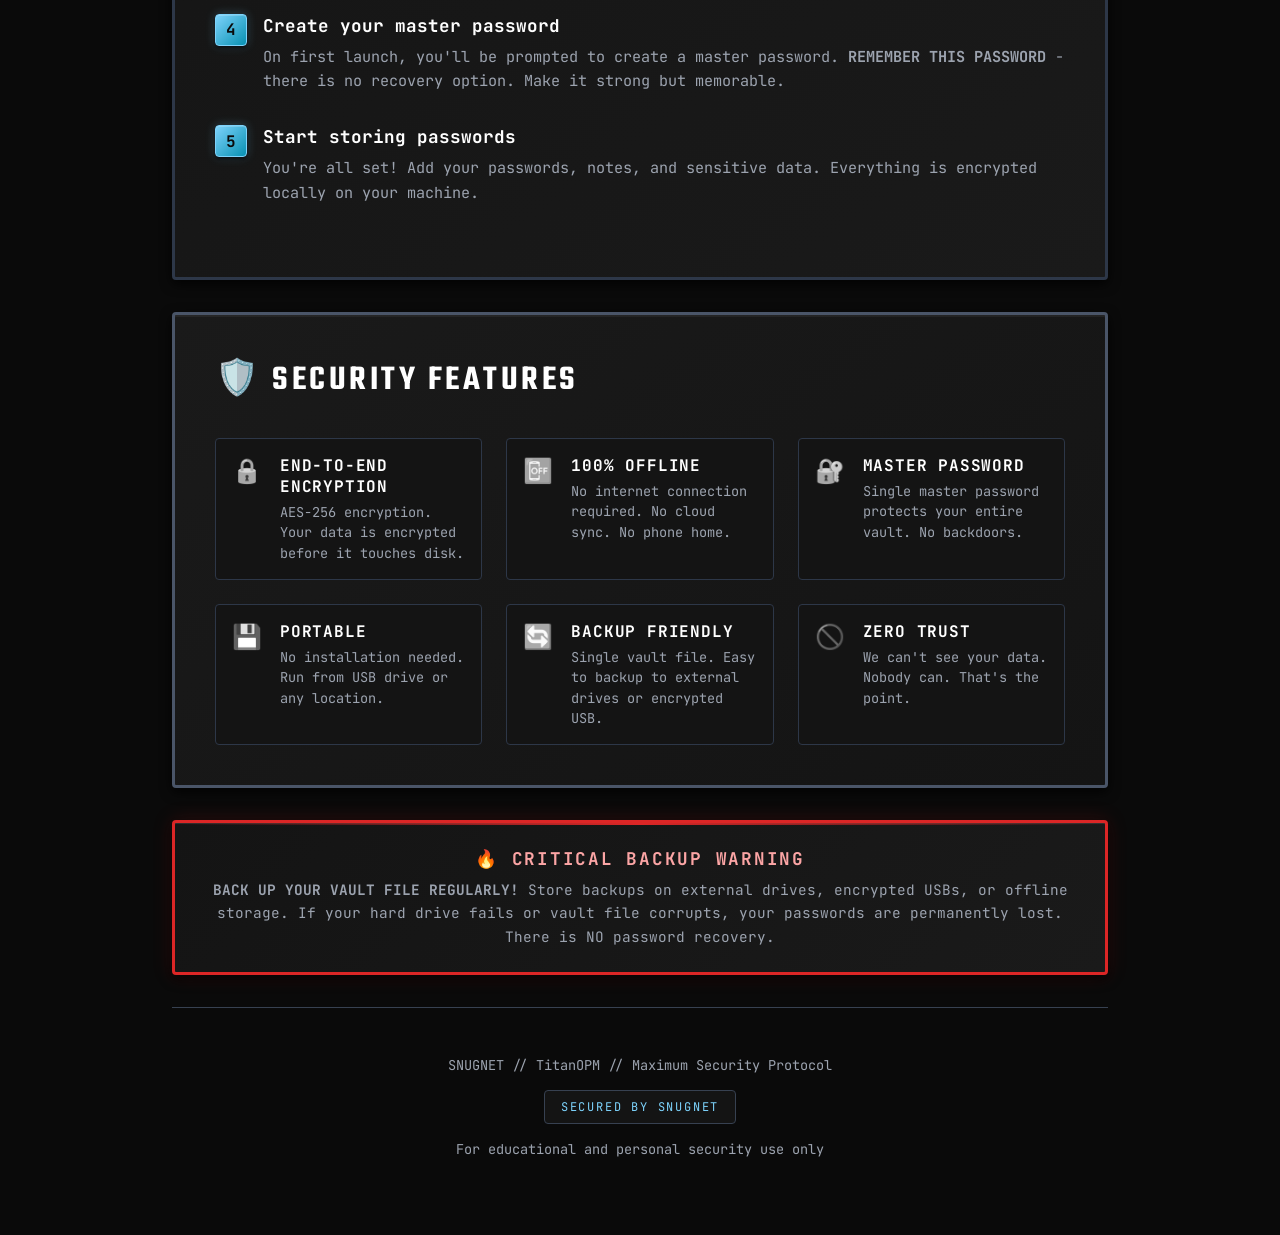
<file: tools/TitanOPM/titanOPM.html>
<!DOCTYPE html>
<html lang="en">
<head>
    <meta charset="UTF-8">
    <meta name="viewport" content="width=device-width, initial-scale=1.0">
    <title>TitanOPM - Offline Password Manager | SNUGNET</title>
    <link rel="preconnect" href="https://fonts.googleapis.com">
    <link rel="preconnect" href="https://fonts.gstatic.com" crossorigin>
    <link href="https://fonts.googleapis.com/css2?family=JetBrains+Mono:wght@400;700&family=Rajdhani:wght@500;700&family=Teko:wght@600;700&display=swap" rel="stylesheet">
    <style>
        :root {
            --bg-main: #0a0a0a;
            --bg-secondary: #1a1a1a;
            --bg-card: #141414;
            --accent-primary: #ffffff;
            --accent-cyan: #7dd3fc;
            --accent-cyan-dark: #0891b2;
            --accent-secondary: #6b7280;
            --accent-gunmetal: #4a5568;
            --accent-steel: #8b949e;
            --accent-dark: #2d3748;
            --text-main: #ffffff;
            --text-dim: #9ca3af;
            --border: #374151;
            --shadow: rgba(0, 0, 0, 0.8);
            --glow-cyan: rgba(125, 211, 252, 0.3);
        }

        * {
            margin: 0;
            padding: 0;
            box-sizing: border-box;
        }

        body {
            font-family: 'JetBrains Mono', monospace;
            background: var(--bg-main);
            color: var(--text-main);
            min-height: 100vh;
            display: flex;
            flex-direction: column;
            position: relative;
            overflow-x: hidden;
        }

        /* Enhanced metallic vault pattern background */
        body::before {
            content: '';
            position: fixed;
            top: 0;
            left: 0;
            right: 0;
            bottom: 0;
            background: 
                repeating-linear-gradient(0deg, rgba(75, 85, 99, 0.03) 0px, transparent 1px, transparent 2px, rgba(75, 85, 99, 0.03) 3px),
                repeating-linear-gradient(90deg, rgba(75, 85, 99, 0.03) 0px, transparent 1px, transparent 2px, rgba(75, 85, 99, 0.03) 3px),
                radial-gradient(ellipse at top, rgba(125, 211, 252, 0.05) 0%, transparent 50%),
                linear-gradient(180deg, #0a0a0a 0%, #141414 50%, #0a0a0a 100%);
            background-size: 80px 80px, 80px 80px, 100% 100%, 100% 100%;
            pointer-events: none;
            z-index: 0;
        }

        .container {
            max-width: 1000px;
            margin: 0 auto;
            padding: 2rem;
            position: relative;
            z-index: 1;
        }

        /* Enhanced vault door corner bolts */
        .container::before,
        .container::after {
            content: '';
            position: fixed;
            width: 20px;
            height: 20px;
            background: radial-gradient(circle, var(--accent-steel) 0%, var(--accent-gunmetal) 50%, var(--bg-main) 100%);
            border: 2px solid var(--accent-gunmetal);
            border-radius: 50%;
            box-shadow: 
                inset 0 2px 4px rgba(0, 0, 0, 0.5), 
                0 2px 8px rgba(255, 255, 255, 0.1),
                0 0 20px rgba(125, 211, 252, 0.1);
            z-index: 10;
        }

        .container::before {
            top: 2rem;
            left: 2rem;
        }

        .container::after {
            top: 2rem;
            right: 2rem;
        }

        /* Header */
        header {
            text-align: center;
            margin-bottom: 3rem;
            animation: fadeInDown 0.8s ease-out;
        }

        @keyframes fadeInDown {
            from {
                opacity: 0;
                transform: translateY(-50px);
            }
            to {
                opacity: 1;
                transform: translateY(0);
            }
        }

        .logo-container {
            display: flex;
            align-items: center;
            justify-content: center;
            gap: 1.5rem;
            margin-bottom: 1.5rem;
            flex-wrap: wrap;
        }

        .logo-img {
            width: 120px;
            height: 120px;
            filter: drop-shadow(0 0 20px var(--glow-cyan)) drop-shadow(0 4px 12px rgba(125, 211, 252, 0.3));
            animation: logoGlow 3s ease-in-out infinite;
        }

        @keyframes logoGlow {
            0%, 100% {
                filter: drop-shadow(0 0 20px var(--glow-cyan)) drop-shadow(0 4px 12px rgba(125, 211, 252, 0.3));
            }
            50% {
                filter: drop-shadow(0 0 30px var(--glow-cyan)) drop-shadow(0 4px 16px rgba(125, 211, 252, 0.5));
            }
        }

        .back-link {
            display: inline-block;
            color: var(--accent-steel);
            text-decoration: none;
            margin-bottom: 1.5rem;
            font-size: 0.9rem;
            transition: all 0.3s ease;
            border: 1px solid var(--border);
            padding: 0.5rem 1rem;
            border-radius: 4px;
            background: var(--bg-card);
        }

        .back-link:hover {
            color: var(--accent-cyan);
            border-color: var(--accent-cyan);
            background: var(--bg-secondary);
            box-shadow: 0 0 15px rgba(125, 211, 252, 0.2);
        }

        h1 {
            font-family: 'Teko', sans-serif;
            font-size: clamp(3rem, 7vw, 5rem);
            font-weight: 700;
            background: linear-gradient(135deg, var(--accent-primary) 0%, var(--accent-cyan) 100%);
            -webkit-background-clip: text;
            -webkit-text-fill-color: transparent;
            background-clip: text;
            text-shadow: 
                2px 2px 0px var(--accent-gunmetal),
                0 0 30px var(--glow-cyan);
            margin-bottom: 0.5rem;
            letter-spacing: 0.15em;
            text-transform: uppercase;
            animation: titleShine 4s ease-in-out infinite;
        }

        @keyframes titleShine {
            0%, 100% {
                filter: brightness(1);
            }
            50% {
                filter: brightness(1.2);
            }
        }

        .subtitle {
            font-family: 'Rajdhani', sans-serif;
            color: var(--accent-cyan);
            font-size: 1.1rem;
            letter-spacing: 0.3em;
            text-transform: uppercase;
            margin-bottom: 1rem;
            font-weight: 700;
            text-shadow: 0 0 10px var(--glow-cyan);
        }

        .tagline {
            color: var(--text-dim);
            font-size: 0.95rem;
            max-width: 600px;
            margin: 0 auto;
            line-height: 1.6;
        }

        /* Enhanced warning banner */
        .warning-box {
            background: linear-gradient(135deg, var(--bg-card), var(--bg-secondary));
            border: 3px solid var(--accent-gunmetal);
            border-radius: 4px;
            padding: 1.5rem;
            margin: 2rem 0;
            text-align: center;
            animation: fadeInUp 0.8s ease-out 0.2s both;
            position: relative;
            box-shadow: 
                inset 0 1px 0 rgba(255, 255, 255, 0.1),
                0 4px 12px var(--shadow),
                0 0 20px rgba(125, 211, 252, 0.1);
        }

        .warning-box::before {
            content: '';
            position: absolute;
            top: 0;
            left: 0;
            right: 0;
            height: 2px;
            background: linear-gradient(90deg, transparent, var(--accent-cyan), transparent);
        }

        .warning-box h3 {
            color: var(--text-main);
            margin-bottom: 0.5rem;
            font-size: 1.1rem;
            text-transform: uppercase;
            letter-spacing: 0.1em;
        }

        .warning-box p {
            color: var(--text-dim);
            font-size: 0.9rem;
            line-height: 1.6;
        }

        /* Enhanced download section */
        .download-section {
            background: linear-gradient(145deg, var(--bg-secondary), var(--bg-card));
            border: 3px solid var(--accent-gunmetal);
            border-radius: 4px;
            padding: 3rem;
            text-align: center;
            margin: 2rem 0;
            position: relative;
            overflow: hidden;
            animation: fadeInUp 0.8s ease-out 0.3s both;
            box-shadow: 
                inset 0 2px 0 rgba(255, 255, 255, 0.05),
                0 8px 24px var(--shadow),
                0 0 30px rgba(125, 211, 252, 0.1);
        }

        .download-section::before {
            content: '';
            position: absolute;
            top: 0;
            left: 0;
            right: 0;
            height: 4px;
            background: linear-gradient(90deg, 
                var(--accent-gunmetal), 
                var(--accent-cyan), 
                var(--accent-gunmetal));
            animation: shimmer 3s ease-in-out infinite;
        }

        @keyframes shimmer {
            0%, 100% {
                opacity: 0.5;
            }
            50% {
                opacity: 1;
            }
        }

        .download-section::after {
            content: '🔒';
            position: absolute;
            top: 1rem;
            right: 1rem;
            font-size: 2rem;
            opacity: 0.1;
        }

        .download-icon {
            font-size: 4rem;
            margin-bottom: 1rem;
            filter: grayscale(100%) brightness(0.9) drop-shadow(0 0 10px var(--glow-cyan));
            animation: float 3s ease-in-out infinite;
        }

        @keyframes float {
            0%, 100% { transform: translateY(0); }
            50% { transform: translateY(-10px); }
        }

        .download-section h2 {
            font-family: 'Teko', sans-serif;
            color: var(--text-main);
            font-size: 2.2rem;
            font-weight: 600;
            margin-bottom: 1rem;
            text-transform: uppercase;
            letter-spacing: 0.1em;
        }

        .download-section p {
            color: var(--text-dim);
            margin-bottom: 2rem;
            font-size: 0.95rem;
        }

        .download-btn {
            display: inline-block;
            background: linear-gradient(135deg, var(--accent-cyan-dark), #0e7490);
            color: var(--text-main);
            padding: 1.2rem 3rem;
            font-family: 'JetBrains Mono', monospace;
            font-size: 1.1rem;
            font-weight: 700;
            text-decoration: none;
            border-radius: 4px;
            text-transform: uppercase;
            letter-spacing: 0.1em;
            transition: all 0.3s ease;
            border: 2px solid var(--accent-cyan);
            box-shadow: 
                inset 0 1px 0 rgba(255, 255, 255, 0.1),
                0 4px 12px var(--shadow),
                0 0 20px var(--glow-cyan);
            position: relative;
            overflow: hidden;
        }

        .download-btn::before {
            content: '';
            position: absolute;
            top: 0;
            left: -100%;
            width: 100%;
            height: 100%;
            background: linear-gradient(90deg, transparent, rgba(255, 255, 255, 0.2), transparent);
            transition: left 0.5s ease;
        }

        .download-btn:hover::before {
            left: 100%;
        }

        .download-btn:hover {
            transform: translateY(-2px);
            border-color: var(--accent-cyan);
            background: linear-gradient(135deg, #0891b2, var(--accent-cyan-dark));
            box-shadow: 
                inset 0 1px 0 rgba(255, 255, 255, 0.2),
                0 6px 20px var(--shadow),
                0 0 30px var(--glow-cyan);
        }

        .download-btn:active {
            transform: translateY(0);
        }

        /* Tech specs banner */
        .tech-specs {
            display: flex;
            justify-content: center;
            gap: 2rem;
            flex-wrap: wrap;
            margin-top: 2rem;
            padding-top: 1.5rem;
            border-top: 1px solid var(--border);
        }

        .spec-item {
            display: flex;
            align-items: center;
            gap: 0.5rem;
            color: var(--text-dim);
            font-size: 0.85rem;
        }

        .spec-icon {
            color: var(--accent-cyan);
        }

        /* Instructions section */
        .instructions-section {
            background: linear-gradient(145deg, var(--bg-card), var(--bg-secondary));
            border: 3px solid var(--accent-dark);
            border-radius: 4px;
            padding: 2.5rem;
            margin: 2rem 0;
            animation: fadeInUp 0.8s ease-out 0.4s both;
            box-shadow: 
                inset 0 2px 0 rgba(255, 255, 255, 0.05),
                0 4px 12px var(--shadow);
        }

        .instructions-section h2 {
            font-family: 'Teko', sans-serif;
            color: var(--text-main);
            font-size: 2.2rem;
            font-weight: 600;
            margin-bottom: 2rem;
            padding-bottom: 1rem;
            border-bottom: 2px solid var(--accent-gunmetal);
            text-transform: uppercase;
            letter-spacing: 0.1em;
        }

        .step {
            margin-bottom: 2rem;
            padding-left: 3rem;
            position: relative;
            transition: all 0.3s ease;
        }

        .step:hover {
            transform: translateX(5px);
        }

        .step-number {
            position: absolute;
            left: 0;
            top: 0;
            width: 2rem;
            height: 2rem;
            background: linear-gradient(135deg, var(--accent-cyan), var(--accent-cyan-dark));
            color: var(--bg-main);
            border-radius: 4px;
            display: flex;
            align-items: center;
            justify-content: center;
            font-weight: 700;
            font-size: 1rem;
            box-shadow: 
                inset 0 1px 0 rgba(255, 255, 255, 0.2),
                0 2px 4px var(--shadow),
                0 0 10px rgba(125, 211, 252, 0.3);
            border: 1px solid var(--accent-cyan);
        }

        .step h3 {
            color: var(--text-main);
            font-size: 1.1rem;
            margin-bottom: 0.5rem;
        }

        .step p {
            color: var(--text-dim);
            line-height: 1.6;
            font-size: 0.95rem;
        }

        .step code {
            background: var(--bg-main);
            color: var(--accent-cyan);
            padding: 0.2rem 0.5rem;
            border-radius: 2px;
            font-size: 0.9rem;
            border: 1px solid var(--accent-dark);
        }

        /* Features section */
        .features-section {
            background: linear-gradient(145deg, var(--bg-secondary), var(--bg-card));
            border: 3px solid var(--accent-gunmetal);
            border-radius: 4px;
            padding: 2.5rem;
            margin: 2rem 0;
            animation: fadeInUp 0.8s ease-out 0.5s both;
            box-shadow: 
                inset 0 2px 0 rgba(255, 255, 255, 0.05),
                0 4px 12px var(--shadow);
        }

        .features-section h2 {
            font-family: 'Teko', sans-serif;
            color: var(--text-main);
            font-size: 2.2rem;
            font-weight: 600;
            margin-bottom: 2rem;
            text-transform: uppercase;
            letter-spacing: 0.1em;
        }

        .features-grid {
            display: grid;
            grid-template-columns: repeat(auto-fit, minmax(250px, 1fr));
            gap: 1.5rem;
        }

        .feature {
            display: flex;
            gap: 1rem;
            align-items: start;
            padding: 1rem;
            background: var(--bg-card);
            border: 1px solid var(--accent-dark);
            border-radius: 4px;
            transition: all 0.3s ease;
        }

        .feature:hover {
            border-color: var(--accent-cyan);
            box-shadow: 
                0 4px 12px var(--shadow),
                0 0 20px rgba(125, 211, 252, 0.2);
            transform: translateY(-2px);
        }

        .feature-icon {
            font-size: 1.5rem;
            min-width: 2rem;
            filter: grayscale(100%);
        }

        .feature-content h3 {
            color: var(--text-main);
            font-size: 1rem;
            margin-bottom: 0.3rem;
            text-transform: uppercase;
            letter-spacing: 0.05em;
        }

        .feature-content p {
            color: var(--text-dim);
            font-size: 0.85rem;
            line-height: 1.5;
        }

        /* Critical warning box */
        .critical-warning {
            border-color: #dc2626 !important;
            box-shadow: 
                inset 0 1px 0 rgba(255, 255, 255, 0.1),
                0 4px 12px var(--shadow),
                0 0 20px rgba(220, 38, 38, 0.2) !important;
        }

        .critical-warning::before {
            background: linear-gradient(90deg, transparent, #dc2626, transparent) !important;
        }

        .critical-warning h3 {
            color: #fca5a5;
        }

        /* Footer */
        footer {
            margin-top: auto;
            text-align: center;
            padding: 3rem 2rem;
            border-top: 1px solid var(--border);
        }

        footer p {
            color: var(--text-dim);
            font-size: 0.85rem;
        }

        .snugnet-badge {
            display: inline-block;
            margin-top: 1rem;
            padding: 0.5rem 1rem;
            background: var(--bg-card);
            border: 1px solid var(--border);
            border-radius: 4px;
            color: var(--accent-cyan);
            font-size: 0.75rem;
            letter-spacing: 0.15em;
            text-transform: uppercase;
        }

        @keyframes fadeInUp {
            from {
                opacity: 0;
                transform: translateY(30px);
            }
            to {
                opacity: 1;
                transform: translateY(0);
            }
        }

        /* Responsive */
        @media (max-width: 768px) {
            .container {
                padding: 1rem;
            }

            .download-section,
            .instructions-section,
            .features-section {
                padding: 1.5rem;
            }

            .features-grid {
                grid-template-columns: 1fr;
            }

            .logo-img {
                width: 80px;
                height: 80px;
            }

            h1 {
                font-size: 3rem;
            }

            .tech-specs {
                gap: 1rem;
            }

            .container::before,
            .container::after {
                display: none;
            }
        }
    </style>
</head>
<body>
    <div class="container">
        <header>
            <a href="../../index.html" class="back-link">← Back to SNUGNET</a>
            <div class="logo-container">
                <img src="titan.PNG" alt="Titan Logo" class="logo-img">
            </div>
            <h1>TITANOPM</h1>
            <div class="subtitle">Maximum Security Protocol</div>
            <p class="tagline">
                Military-grade offline password manager. Zero cloud sync. Zero trust. Maximum security.
            </p>
        </header>

        <div class="warning-box">
            <h3>⚠ SECURITY NOTICE</h3>
            <p>
                This is a LOCAL-ONLY password manager. No data is ever sent to the internet. 
                Keep your vault file backed up securely. If you lose it, your passwords are gone forever.
            </p>
        </div>

        <div class="download-section">
            <div class="download-icon">🔐</div>
            <h2>Download TitanOPM</h2>
            <p>Portable desktop application for Windows. No installation required.</p>
            <a href="https://github.com/orcatane/snugnet/releases/download/v1.0/TitanOPM.zip" download class="download-btn">⬇ Download ZIP</a>
            
            <div class="tech-specs">
                <div class="spec-item">
                    <span class="spec-icon">📦</span>
                    <span>Version: 1.0</span>
                </div>
                <div class="spec-item">
                    <span class="spec-icon">💻</span>
                    <span>Windows 7+</span>
                </div>
                <div class="spec-item">
                    <span class="spec-icon">🔐</span>
                    <span>AES-256 Encryption</span>
                </div>
                <div class="spec-item">
                    <span class="spec-icon">📴</span>
                    <span>100% Offline</span>
                </div>
            </div>
        </div>

        <div class="instructions-section">
            <h2>📋 Installation Instructions</h2>

            <div class="step">
                <div class="step-number">1</div>
                <h3>Download the ZIP file</h3>
                <p>Click the download button above to get the <code>TitanOPM_v1.0.zip</code> file. Save it somewhere you'll remember.</p>
            </div>

            <div class="step">
                <div class="step-number">2</div>
                <h3>Extract the files</h3>
                <p>Right-click the ZIP file and select "Extract All..." or use your preferred extraction tool (7-Zip, WinRAR, etc.). Extract to a permanent location like <code>C:\Programs\TitanOPM\</code></p>
            </div>

            <div class="step">
                <div class="step-number">3</div>
                <h3>Run the application</h3>
                <p>Open the extracted folder and double-click <code>TitanOPM.exe</code> to launch the password manager.</p>
            </div>

            <div class="step">
                <div class="step-number">4</div>
                <h3>Create your master password</h3>
                <p>On first launch, you'll be prompted to create a master password. <strong>REMEMBER THIS PASSWORD</strong> - there is no recovery option. Make it strong but memorable.</p>
            </div>

            <div class="step">
                <div class="step-number">5</div>
                <h3>Start storing passwords</h3>
                <p>You're all set! Add your passwords, notes, and sensitive data. Everything is encrypted locally on your machine.</p>
            </div>
        </div>

        <div class="features-section">
            <h2>🛡️ Security Features</h2>
            <div class="features-grid">
                <div class="feature">
                    <div class="feature-icon">🔒</div>
                    <div class="feature-content">
                        <h3>End-to-End Encryption</h3>
                        <p>AES-256 encryption. Your data is encrypted before it touches disk.</p>
                    </div>
                </div>

                <div class="feature">
                    <div class="feature-icon">📴</div>
                    <div class="feature-content">
                        <h3>100% Offline</h3>
                        <p>No internet connection required. No cloud sync. No phone home.</p>
                    </div>
                </div>

                <div class="feature">
                    <div class="feature-icon">🔐</div>
                    <div class="feature-content">
                        <h3>Master Password</h3>
                        <p>Single master password protects your entire vault. No backdoors.</p>
                    </div>
                </div>

                <div class="feature">
                    <div class="feature-icon">💾</div>
                    <div class="feature-content">
                        <h3>Portable</h3>
                        <p>No installation needed. Run from USB drive or any location.</p>
                    </div>
                </div>

                <div class="feature">
                    <div class="feature-icon">🔄</div>
                    <div class="feature-content">
                        <h3>Backup Friendly</h3>
                        <p>Single vault file. Easy to backup to external drives or encrypted USB.</p>
                    </div>
                </div>

                <div class="feature">
                    <div class="feature-icon">🚫</div>
                    <div class="feature-content">
                        <h3>Zero Trust</h3>
                        <p>We can't see your data. Nobody can. That's the point.</p>
                    </div>
                </div>
            </div>
        </div>

        <div class="warning-box critical-warning">
            <h3>🔥 CRITICAL BACKUP WARNING</h3>
            <p>
                <strong>BACK UP YOUR VAULT FILE REGULARLY!</strong> Store backups on external drives, encrypted USBs, or offline storage. 
                If your hard drive fails or vault file corrupts, your passwords are permanently lost. There is NO password recovery.
            </p>
        </div>

        <footer>
            <p>SNUGNET // TitanOPM // Maximum Security Protocol</p>
            <div class="snugnet-badge">Secured by SNUGNET</div>
            <p style="margin-top: 1rem;">For educational and personal security use only</p>
        </footer>
    </div>
</body>
</html>
</file>
